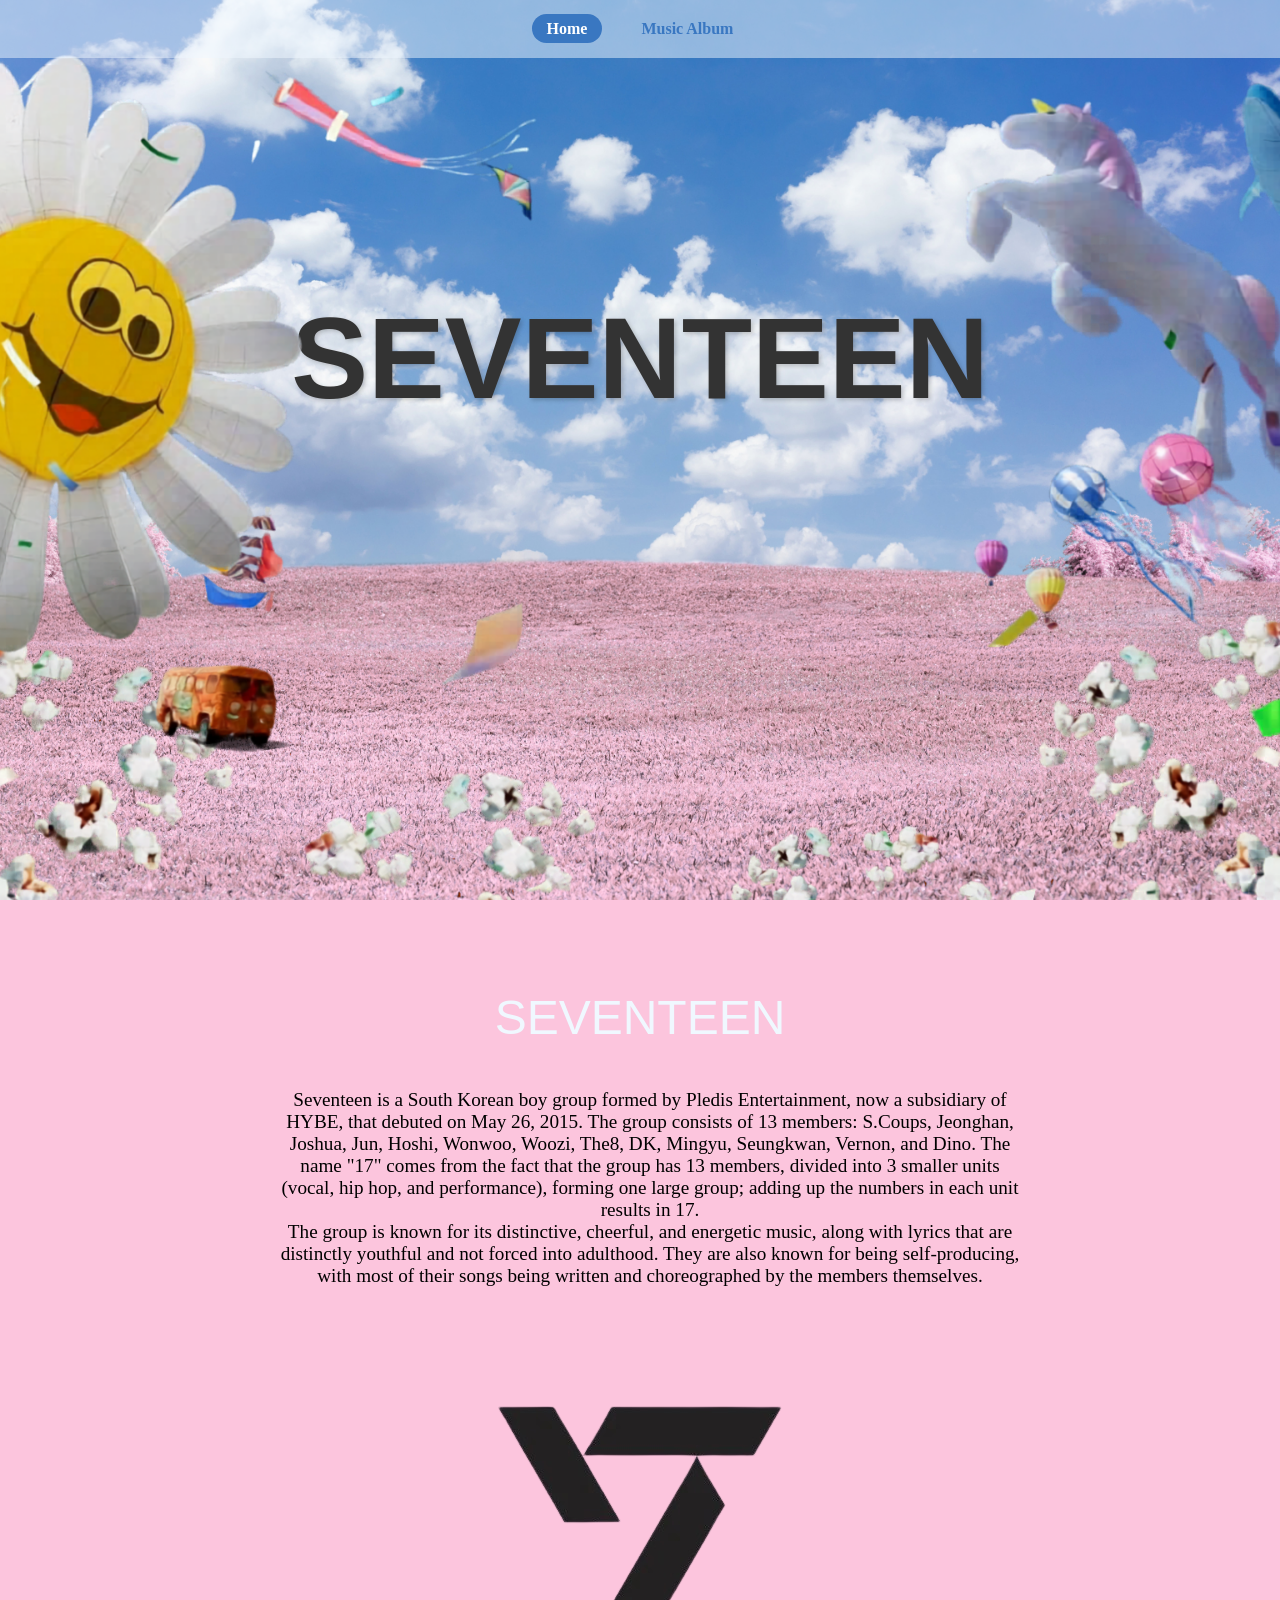
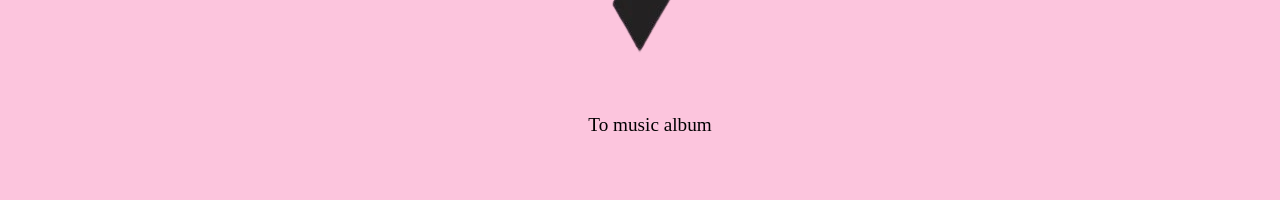
<file: index.html>
<!DOCTYPE html>
<html lang="en">
<head>
    <meta charset="UTF-8">
    <meta name="viewport" content="width=device-width, initial-scale=1.0">
    <title>Assignemnt 2</title>
    <link rel="icon" type="image/x-icon" href="photo/image-removebg-preview (1).png">
    <link rel="stylesheet" href="style.css">
    <link href="https://fonts.cdnfonts.com/css/lazy-dog" rel="stylesheet">
    <!--I want to use a google font for my h1, h2 for a better aesthetic, so I -->
</head>

<body>
    <header>
        <nav class="navigation">
            <a href="index.html" class ="active">Home</a> 
            <a href="album.html">Music Album</a>
        </nav>
    </header>

    <!--I used some images from a Seventeen album and I found it dynamic, cheerful, and maybe it could draw attention with its fun, bright tones
    I divided the background into several parts to create a parallax effect. I wanted to make the text appear and disappear, so I set it as the "behind the flower balloon" layer.-->
    <div class="section1">
    <section class="parallax">
        <img src="background back.png" id="back">
        <h1 id="text" style="font-size: 9vw;"> SEVENTEEN </h1>
        <img src="background mid.png" id="mid">
        <img src="background front.png" id="front">
    </section>
    </div>
<!--I want to introduce some basic information about Seventeen so that everyone knows what kind of group they are and what their music style is.-->
    <div class="section2">
        <h2 style="color:aliceblue;">SEVENTEEN</h2>
        <p class="paragraph"> 
            Seventeen is a South Korean boy group formed by Pledis Entertainment, now a subsidiary of HYBE, that debuted on May 26, 2015. The group consists of 13 members: S.Coups, Jeonghan, Joshua, Jun, Hoshi, Wonwoo, Woozi, The8, DK, Mingyu, Seungkwan, Vernon, and Dino. The name "17" comes from the fact that the group has 13 members, divided into 3 smaller units (vocal, hip hop, and performance), forming one large group; adding up the numbers in each unit results in 17.<br>
            The group is known for its distinctive, cheerful, and energetic music, along with lyrics that are distinctly youthful and not forced into adulthood. They are also known for being self-producing, with most of their songs being written and choreographed by the members themselves.
        </p>
        <!--I wanted to add the band's logo and decided to use it as a navigation tool to the music album page-->
        <a href="album.html">
        <img style="margin:auto" src="photo/image-removebg-preview (1).png" alt="SEVENTEEN Logo">
        </a>
        <p class="paragraph">To music album</p>
    </div>

    <script src="script.js"></script>
</body>

</html>
</file>
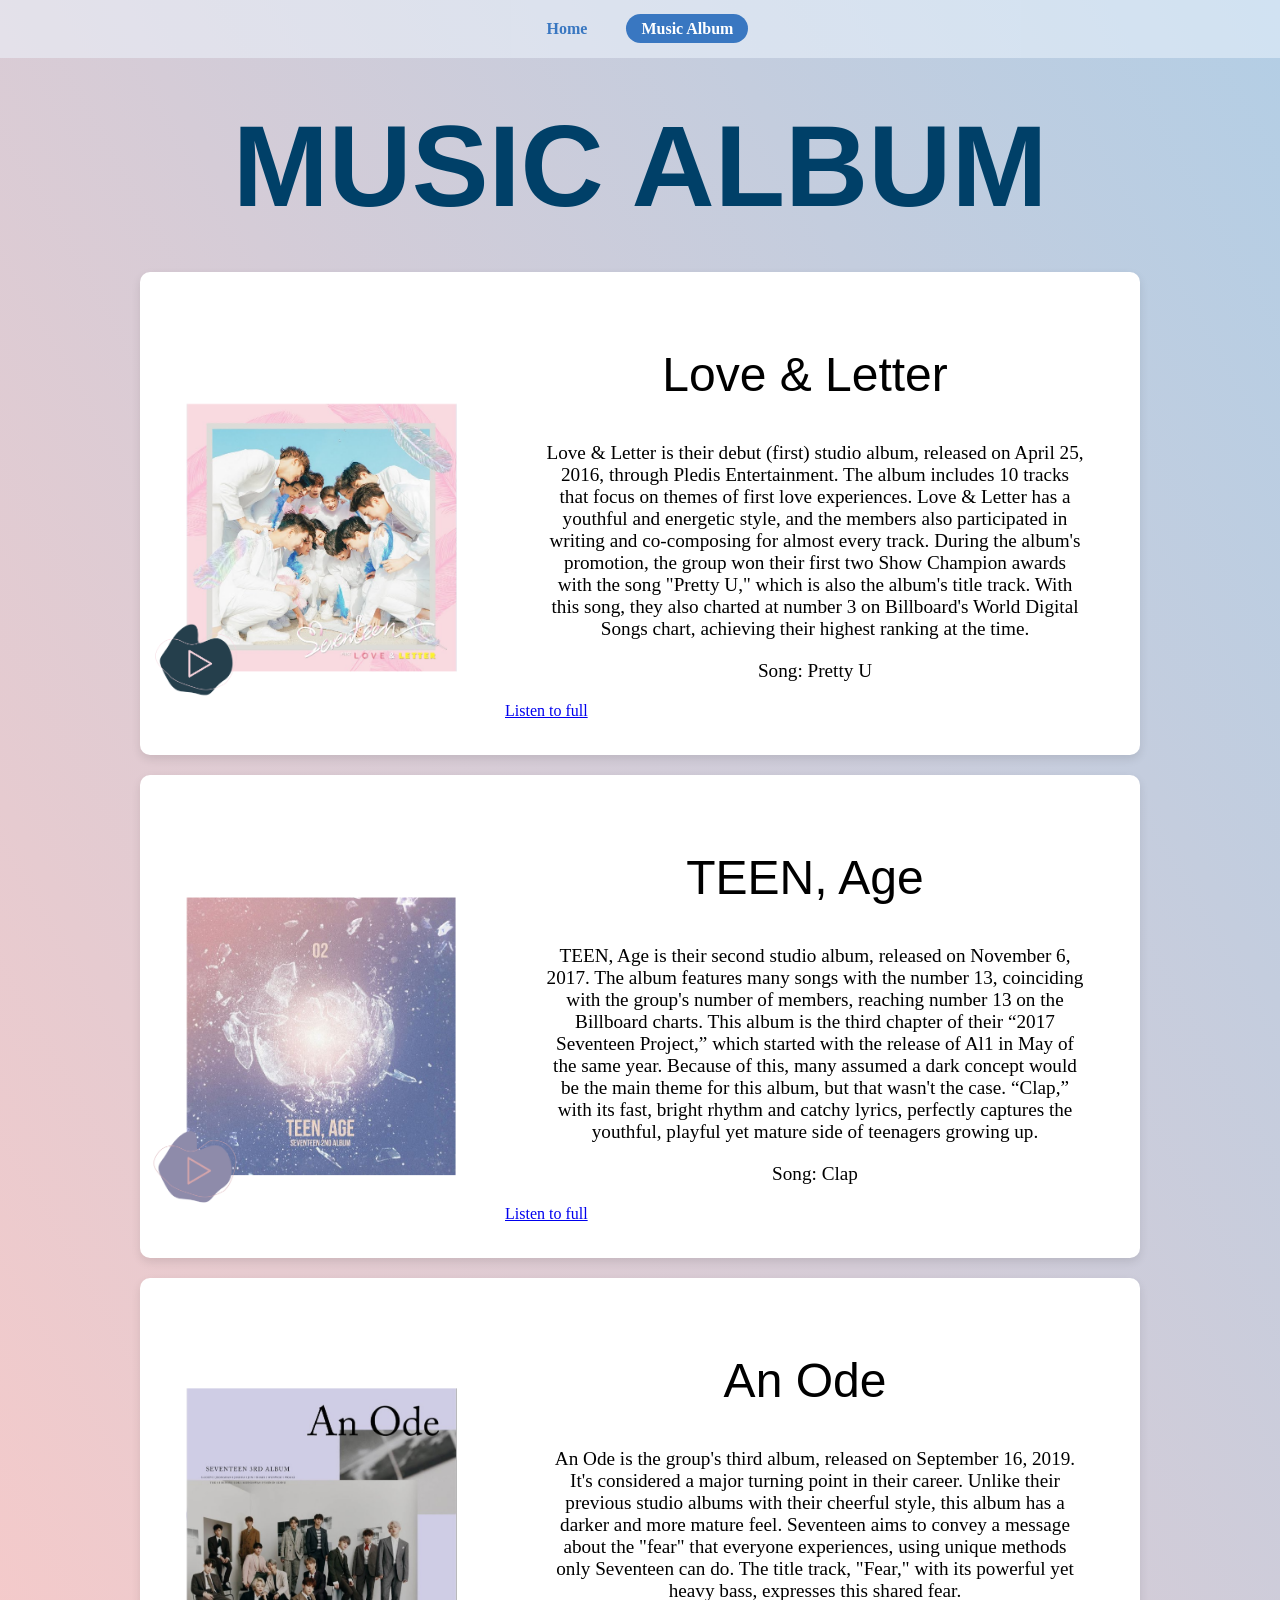
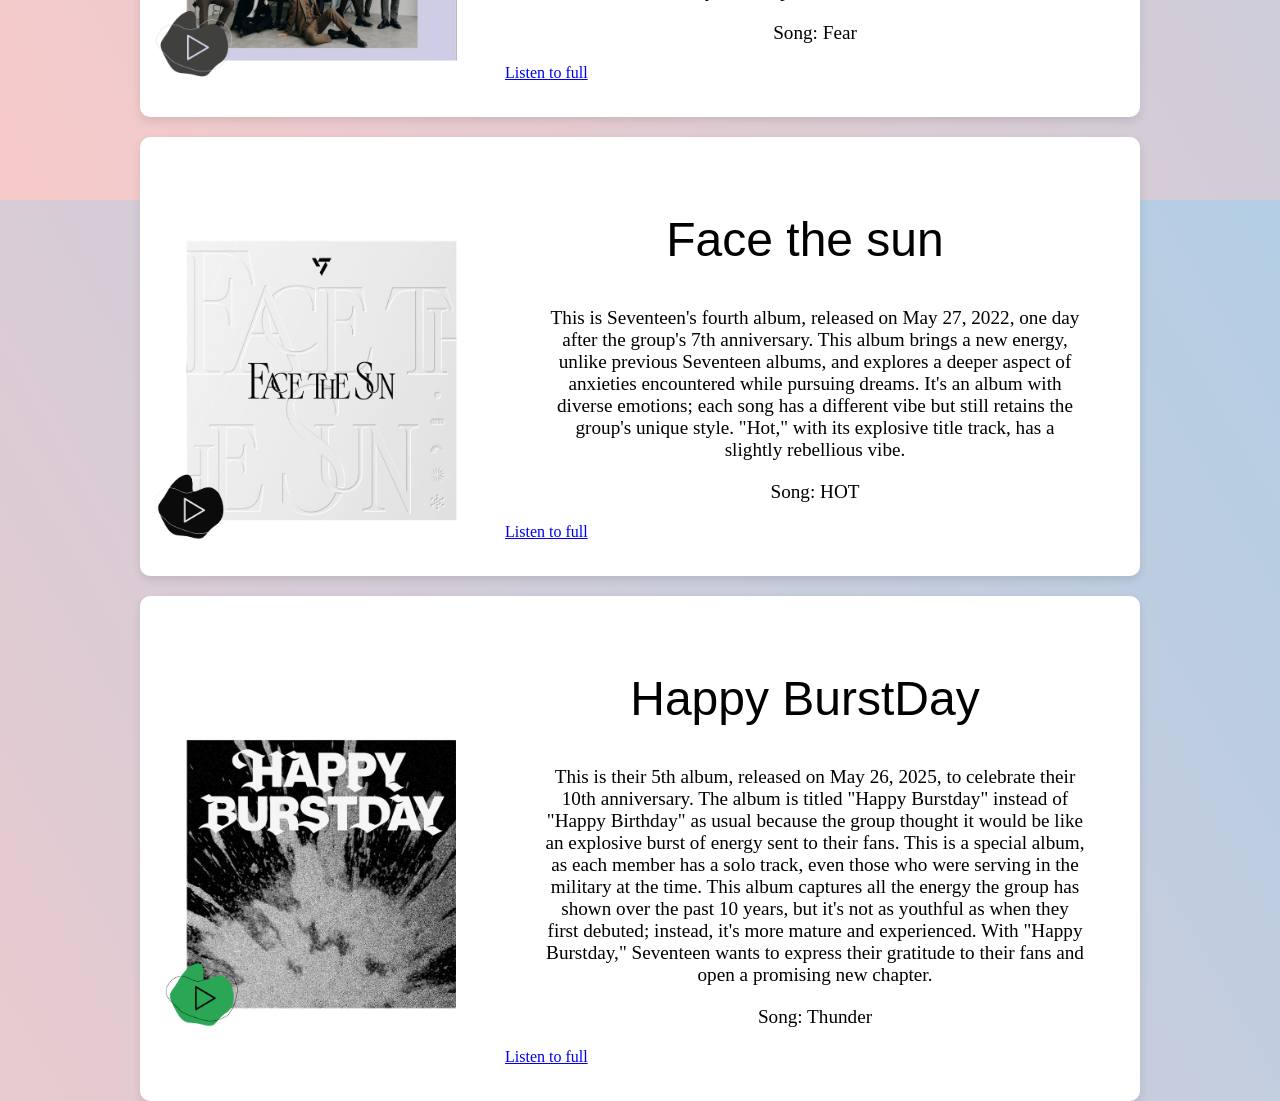
<file: album.html>
<!DOCTYPE html>
<html lang="en">
<head>
    <meta charset="UTF-8">
    <meta name="viewport" content="width=, initial-scale=1.0">
    <title>Assignment 2</title>
    <link rel="icon" type="image/x-icon" href="photo/image-removebg-preview (1).png">
    <link rel="stylesheet" href="style.css">
    <link href="https://fonts.cdnfonts.com/css/lazy-dog" rel="stylesheet">
    <!--I want to use a google font for my h1, h2 for a better aesthetic, so I -->
    <meta name="viewport" content="width=device-width, initial-scale=1.0">
</head>

<body>
    <header>
        <nav class="navigation">
            <a href="index.html">Home</a> 
            <a href="album.html" class ="active">Music Album</a>
        </nav>
    </header>

    <div class="title">
        <h1> MUSIC ALBUM</h1>
    </div>

    <!--I wanted each album to have its own vinyl record based on the album's color scheme, so I designed it in Canva and then cropped the image into smaller parts to put into the HTML-->
    <div class="container">
        <div class="player">
            <img src="photo/L&L cover.png" alt="Love & Letter Cover" class="cover" id="cover">
            <img src="photo/L&L vinyl.png" alt="Love & Letter vinyl" class="vinyl" id="vinyl">
            <div class="playButton">
                <img src="photo/L&L play.png" alt="Play" class="button" id="icon">
            </div>
        </div>
<!--I wanted to introduce the album a little, so I put the information right next to it so people can listen, read, and know more about it-->
        <div class="info">
            <h2>Love & Letter</h2>
            <p>Love & Letter is their debut (first) studio album, released on April 25, 2016, through Pledis Entertainment. The album includes 10 tracks that focus on themes of first love experiences. Love & Letter has a youthful and energetic style, and the members also participated in writing and co-composing for almost every track. During the album's promotion, the group won their first two Show Champion awards with the song "Pretty U," which is also the album's title track. With this song, they also charted at number 3 on Billboard's World Digital Songs chart, achieving their highest ranking at the time.</p>
            <p>Song: Pretty U</p>
            <a class="link" href="https://open.spotify.com/album/50BrkBakrLWufmTLjCVBwn?si=1nv-r9VDR-yIpcfa5fieFw">Listen to full</a>
        <!--I wanted to include a link so that if people like this genre, they can listen to other songs on the album, and this is also a way to promote the album-->
        </div>

        <audio id="music"> <source src="music/Pretty U.mp3" type="audio/mpeg"></audio>
    </div>
<!--I copy the format for other album-->
    <div class="container">
        <div class="player">
            <img src="photo/TA cover.png" alt="Teen, Age cover" class="cover" id="cover">
            <img src="photo/TA vinyl.png" alt="Teen, Age vinyl" class="vinyl" id="vinyl">
            <div class="playButton">
                <img src="photo/TA play.png" alt="Play" class="button" id="icon1">
            </div>
        </div>

        <div class="info">
            <h2>TEEN, Age</h2>
            <p>TEEN, Age is their second studio album, released on November 6, 2017. The album features many songs with the number 13, coinciding with the group's number of members, reaching number 13 on the Billboard charts. This album is the third chapter of their “2017 Seventeen Project,” which started with the release of Al1 in May of the same year. Because of this, many assumed a dark concept would be the main theme for this album, but that wasn't the case. “Clap,” with its fast, bright rhythm and catchy lyrics, perfectly captures the youthful, playful yet mature side of teenagers growing up.</p>
            <p>Song: Clap</p>
            <a class="info" href="https://open.spotify.com/album/5aHdNainJWMc3n2AqfiOg5?si=F88Qudw8RDe46w_SE2CCRw">Listen to full</a>
        </div>

        <audio id="music1"> <source src="music/clap.mp3" type="audio/mpeg"></audio>
    </div>
    
    <div class="container">
        <div class="player">
            <img src="photo/AA cover.png" alt="An Ode cover" class="cover" id="cover">
            <img src="photo/AA vinyl.png" alt="An Ode vinyl" class="vinyl" id="vinyl">
            <div class="playButton">
                <img src="photo/AA play.png" alt="Play" class="button" id="icon2">
            </div>
        </div>

        <div class="info">
            <h2>An Ode</h2>
            <p>An Ode is the group's third album, released on September 16, 2019. It's considered a major turning point in their career. Unlike their previous studio albums with their cheerful style, this album has a darker and more mature feel. Seventeen aims to convey a message about the "fear" that everyone experiences, using unique methods only Seventeen can do. The title track, "Fear," with its powerful yet heavy bass, expresses this shared fear.</p>
            <p>Song: Fear</p>
            <a class="info" href="https://open.spotify.com/album/5HlxNTQpJb7buoWIRS4M7T?si=P8v0llKsTCaLqDpkAVexsw">Listen to full</a>
        </div>

        <audio id="music2"> <source src="music/fear.mp3" type="audio/mpeg"></audio>
    </div>

    <div class="container">
        <div class="player">
            <img src="photo/FTS cover.png" alt="Face The Sun cover" class="cover" id="cover">
            <img src="photo/FTS vinyl.png" alt="Face The Sun vinyl" class="vinyl" id="vinyl">
            <div class="playButton">
                <img src="photo/FTS play.png" alt="Play" class="button" id="icon3">
            </div>
        </div>

        <div class="info">
            <h2>Face the sun</h2>
            <p>This is Seventeen's fourth album, released on May 27, 2022, one day after the group's 7th anniversary. This album brings a new energy, unlike previous Seventeen albums, and explores a deeper aspect of anxieties encountered while pursuing dreams. It's an album with diverse emotions; each song has a different vibe but still retains the group's unique style. "Hot," with its explosive title track, has a slightly rebellious vibe.</p>
            <p>Song: HOT</p>
            <a class="info" href="https://open.spotify.com/album/4lfFgz2rD1irxf7dZhNJht?si=82461369e7eb499c">Listen to full</a>
        </div>

        <audio id="music3"> <source src="music/hot.mp3" type="audio/mpeg"></audio>
    </div>

    <div class="container">
        <div class="player">
            <img src="photo/HBD cover.png" alt="Happy Burstday cover" class="cover" id="cover">
            <img src="photo/HBD vinyl.png" alt="Happy Burstday vinyl" class="vinyl" id="vinyl">
            <div class="playButton">
                <img src="photo/HBD play.png" alt="Play" class="button" id="icon4">
            </div>
        </div>

        <div class="info">
            <h2>Happy BurstDay</h2>
            <p>This is their 5th album, released on May 26, 2025, to celebrate their 10th anniversary. The album is titled "Happy Burstday" instead of "Happy Birthday" as usual because the group thought it would be like an explosive burst of energy sent to their fans. This is a special album, as each member has a solo track, even those who were serving in the military at the time. This album captures all the energy the group has shown over the past 10 years, but it's not as youthful as when they first debuted; instead, it's more mature and experienced. With "Happy Burstday," Seventeen wants to express their gratitude to their fans and open a promising new chapter.</p>
            <p>Song: Thunder</p>
            <a class="info" href="https://open.spotify.com/album/6160Q4MxABBaeqMW5AZss4?si=84f9a6b7a74946d8">Listen to full</a>
        </div>

        <audio id="music4"> <source src="music/thunder.mp3" type="audio/mpeg"></audio>
    </div>

    <script>
        let music = document.getElementById('music');
        let music1 = document.getElementById('music1');
        let music2 = document.getElementById('music2');
        let music3 = document.getElementById('music3');
        let music4 = document.getElementById('music4');

        let button = document.getElementById('icon');
        let button1 = document.getElementById('icon1');
        let button2 = document.getElementById('icon2');
        let button3 = document.getElementById('icon3');
        let button4 = document.getElementById('icon4');

//I want each album to have a different play and pause button to match the album and it will change when you click it.
// I also watch a youtube video https://youtu.be/1b9MYpfoTpI?si=1HFooWgcfaAwgByk to know how to do it
        icon.onclick = function(){
            if(music.paused){
                music.play();
                icon.src="photo/L&L stop.png"
            }else{
                music.pause();
                icon.src="photo/L&L play.png"
            }
        }

        icon1.onclick = function(){
            if(music1.paused){
                music1.play();
                icon1.src="photo/TA stop.png"
            }else{
                music1.pause();
                icon1.src="photo/TA play.png"
            }
        }

        icon2.onclick = function(){
            if(music2.paused){
                music2.play();
                icon2.src="photo/AA stop.png"
            }else{
                music2.pause();
                icon2.src="photo/AA play.png"
            }
        }

        icon3.onclick = function(){
            if(music3.paused){
                music3.play();
                icon3.src="photo/FTS stop.png"
            }else{
                music3.pause();
                icon3.src="photo/FTS play.png"
            }
        }

        icon4.onclick = function(){
            if(music4.paused){
                music4.play();
                icon4.src="photo/HBD stop.png"
            }else{
                music4.pause();
                icon4.src="photo/HBD play.png"
            }
        }
        const audios = document.querySelectorAll('audio');

    /*I choose to do copy and paste to make sure everything working well, and I don't know is there any better methods for this one*/
    /*I asked AI for the code, I've tried but it didn't work so I choose to copy and paste for each album*/

    audios.forEach(audio => {
    // Add event listener to stop others when one plays so that the music doesn't overlap.
       audio.addEventListener('play', () => {
        audios.forEach(otherAudio => {
           if (otherAudio !== audio) {
            otherAudio.pause();
               otherAudio.currentTime = 0; // play the song from beginning
             }
            });
        });
    });
    </script>

</body>
</html>
</file>
<file: style.css>
/*
* Kevin Powell
* https://youtu.be/cCAtD_BAHNw
*/
*,
*::before,
*::after {
box-sizing: border-box;
}
* {
    margin: 0;
    padding: 0;
    box-sizing: border-box;
    font: inherit; /* Get rid of all font sizes and heights */
}

html {
    hanging-punctuation: first last; /* Not supported in Chrome */
}

body {
    margin: 0;
    height: 200vh;
    min-height: 100vh;
    overflow-x: hidden;
    background: linear-gradient(60deg, rgb(247, 202, 201), rgb(179, 206, 229));
/*I chose these colors because those are Seventeen's fan club colors, and since the main goal of this page is to brand a group/album, I wanted to choose these colors.*/
}

header {
    position: fixed;
    top: 0;
    left: 0;
    width: 100%;
    padding: 20px 5%;
    display: flex;
    align-items: center;
    justify-content: center; /*to make sure everything in this class is in center*/
    z-index: 100; /*To make sure the navigator alway on top of other layer/elements*/
    background-color: rgba(240,248,255,0.5);
    box-sizing: border-box;
}
/*I want to create a navigation bar to move between the two pages above.*/
.navigation a {
    text-decoration: none;
    color: #3977c1;
    padding: 6px 15px;
    border-radius: 20px;
    margin: 0 10px;
    font-weight: 600;
}

.navigation a:hover, .navigation a.active {
    background-color: #3977c1;
    color: white;
}

.parallax {
  position: relative;
  display: flex;
  justify-content: center;
  align-items: center;
  height: 100vh;
  overflow: hidden;
}

.parallax img{
    position: absolute;
    top: 0;
    left: 0;
    width: 100%;
    height: 100%;
    object-fit: cover; /*to make sure the image fit the container/or don't resize when use phone or resize the website*/
    pointer-events: none;
}

.section1, .section2 {
    width: 100%;
    min-height: 100vh;
    position: relative;
}

.section2 {
    display: flex;
    flex-direction: column;
    background: #fcc5dd;
    position: relative;
    padding: 50px;
}
/*to create a frame for writing information under the parallax section above.*/

h1, h2{
    font-family: 'Lazy Dog', sans-serif;
}
/*to specific the font that I use*/

/**/
#text {
    top: 15vw;
    position: absolute;
    font-size: 8vw;
    color: #333;
    text-shadow: 2px 2px 4px rgba(0, 0, 0, .2);
}
/* I watched these video to do the parallax scrolling effect.
https://youtu.be/Jt2yNZdOHxQ?si=a6N1BQ7GtfH1NdDf
https://youtu.be/kmM6mqvnxcs?si=5-dWS70F6ZMzWW7Z*/

/*creat a container for all the stuff like album image and text*/
.container {
    display: flex;
    align-items: center;
    justify-content: space-around;
    background-color: #fff;
    gap: 40px;
    max-width: 1000px;
    padding: 35px;
    margin: 20px auto;
    border-radius: 10px;
    box-shadow: 0 4px 10px rgba(0, 0, 0, 0.1);
}

.player{
    position:relative;
    width: 300px;
    height: 300px;
    cursor: pointer;
}

.cover {
    top: 40px;
    width: 300px;
    height: 300px;
    position: absolute;
    top: 20px;
    z-index: 2;
}

.vinyl{
    position: absolute;
    width: 270px;
    height: 270px;
    z-index: 1;
    top: 35px;
    left: 8px;
    transition: transform 0.3s ease;
}

/*I want to make the vinyl move out when hovering over the album for aesthetic reasons.*/
.player:hover .vinyl{
    transform: translateX(140px);
}

.playButton .button{
    position: absolute;
    bottom: -40px;
    left: -25px;
    width: 90px;
    z-index: 3;
    cursor: pointer;
    transition: 0.3s ease;
}
/*I use z-index to ensure that elements like album cover, vinyl, and button are aligned from top to bottom.*/

.info{
    max-width: 600px;
    text-align: left;
}

.link{
    width: 100%;
    text-align: center;
    margin-top: 20px;
}
/*To ensure that when resizing the website and using a phone, the images are not distorted*/
@media screen and (max-width: 768px) {
    .container {
        flex-direction: column;
        text-align: center;
        padding: 20px;
    }

    .info {
        text-align: center;
    }

    .player, .cover {
        width: 250px;
        height: 250px;
    }
    .vinyl {
        width: 220px;
        height: 220px;
    }

    .player:hover .vinyl {
        transform: translateX(120px); 
    }
}

/* Media responsive */
img, picture, svg, video {
    display: block;
    max-width: 100%;
}

h2,h3,h4,h5,h6 {
    text-wrap: balance;
    font-size: 3rem;
    margin: 20px;
    margin-bottom: 10px;
    padding: 20px;
    text-align: center;
}

h1 {
    font-size: 9vw;
    margin: auto;
    padding: 100px;
    padding-bottom: 20px;
    text-align: center;
    font-weight: bold;
    color:rgb(0, 64, 104);
}

p {
    text-wrap: pretty; /* Prevents orphans on lines */
    max-width: 80ch;
    font-size: 1.2rem;
    margin: 20px;
    padding-left: 20px;
    text-align: center;
}

/*I got an issue of the text paragraph didn't stay in the center of the home page, so I create this to make sure it stay in the center*/
.paragraph{
    display: flex;
    margin: auto;
}


@media (prefers-reduced-motion: no-preference) {
:has(:target) {
scroll-behavior: smooth;
scroll-padding-top: 3rem;
}
}
</file>
